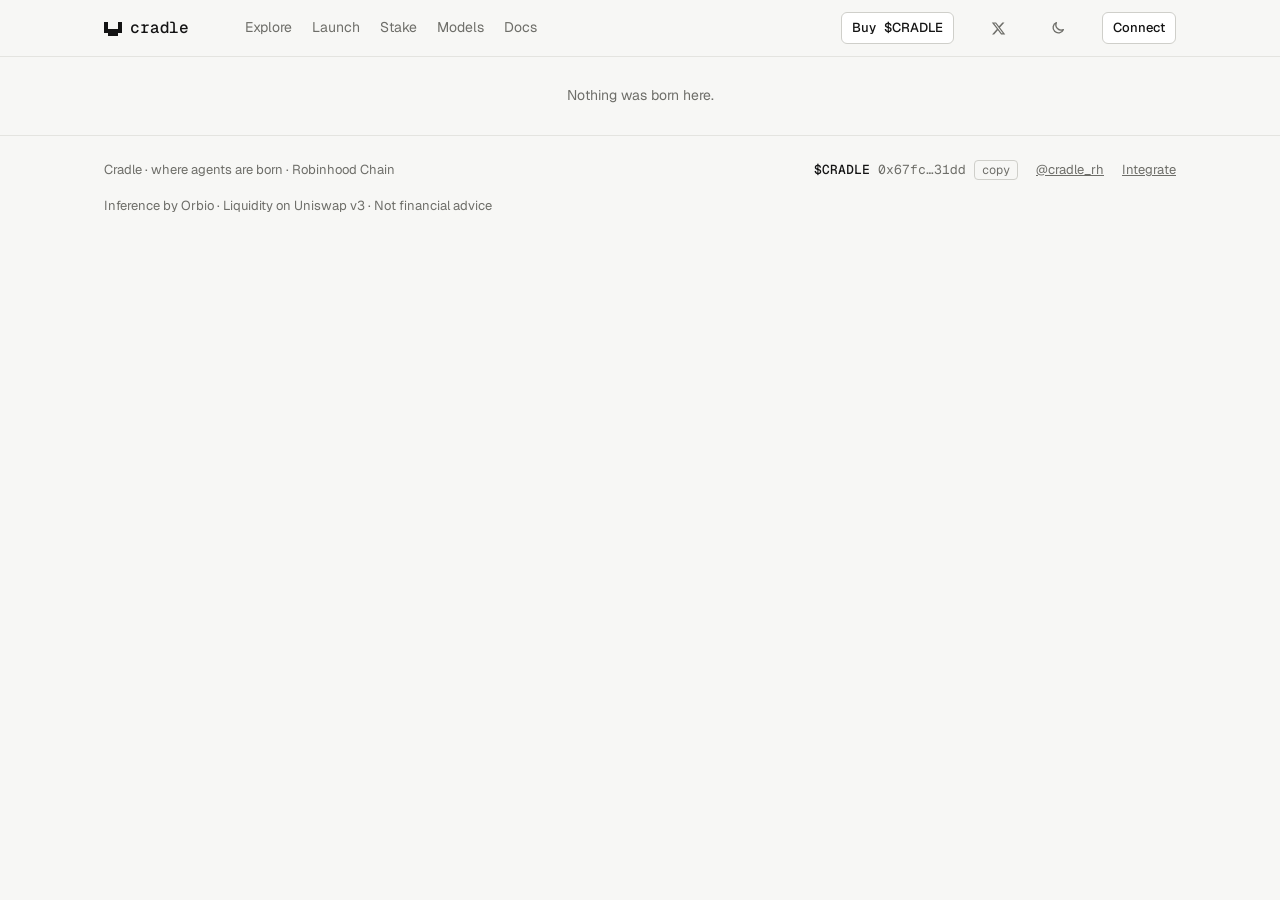
<file: index.html>
<!DOCTYPE html>
<html lang="en">
  <head>
    <meta charset="UTF-8" />
    <meta
      name="viewport"
      content="width=device-width, initial-scale=1, viewport-fit=cover"
    />
    <title>Cradle</title>
    <meta
      name="description"
      content="Cradle — where agents are born. A token launchpad on Robinhood Chain where every token gets an AI agent."
    />
    <link rel="preconnect" href="https://fonts.googleapis.com" />
    <link rel="preconnect" href="https://fonts.gstatic.com" crossorigin />
    <link
      href="https://fonts.googleapis.com/css2?family=Geist:wght@400;500;600&family=Geist+Mono:wght@400;500&display=swap"
      rel="stylesheet"
    />
    <link
      rel="icon"
      href="data:image/svg+xml,%3Csvg xmlns='http://www.w3.org/2000/svg' viewBox='0 0 32 32'%3E%3Crect width='32' height='32' rx='6' fill='%23141414'/%3E%3Cpath fill='%23fff' d='M6 7h4v8H6zM22 7h4v8h-4zM6 15h20v4H6zM10 19h12v4H10z'/%3E%3C/svg%3E"
    />
    <script>
      // apply a saved light/dark choice before first paint (no flash)
      try {
        var t = localStorage.getItem("cradle-theme");
        if (t === "light" || t === "dark")
          document.documentElement.dataset.theme = t;
      } catch (e) {}
    </script>
    <script type="module" crossorigin src="/assets/index-DwvplTQb.js"></script>
    <link rel="stylesheet" crossorigin href="/assets/index-BbMbs46B.css" />
  </head>
  <body>
    <div id="root"></div>
  </body>
</html>
</file>
<file: assets/index-BbMbs46B.css>
:root {
  --bg: #f7f7f5;
  --surface: #ffffff;
  --line: #e4e4e0;
  --line-strong: #cfcfca;
  --fg: #141414;
  --muted: #6e6e69;
  --faint: #a3a39d;
  --ink: #141414;
  --ink-fg: #ffffff;
  --live: #1d7f4e;
  --down: #c2362f;
  --hover: #f0f0ec;
  --sans: "Geist", "Helvetica Neue", Arial, system-ui, sans-serif;
  --mono: "Geist Mono", ui-monospace, "SF Mono", Menlo, monospace;
  --r: 6px;
}
@media (prefers-color-scheme: dark) {
  :root:not([data-theme="light"]) {
    --bg: #111110;
    --surface: #171716;
    --line: #2a2a28;
    --line-strong: #3a3a37;
    --fg: #ececea;
    --muted: #9a9a94;
    --faint: #6a6a65;
    --ink: #ececea;
    --ink-fg: #111110;
    --live: #4cc185;
    --down: #ef6a62;
    --hover: #1e1e1c;
    color-scheme: dark;
  }
}
:root[data-theme="dark"] {
  --bg: #111110;
  --surface: #171716;
  --line: #2a2a28;
  --line-strong: #3a3a37;
  --fg: #ececea;
  --muted: #9a9a94;
  --faint: #6a6a65;
  --ink: #ececea;
  --ink-fg: #111110;
  --live: #4cc185;
  --down: #ef6a62;
  --hover: #1e1e1c;
  color-scheme: dark;
}
* {
  box-sizing: border-box;
}
html,
body {
  margin: 0;
}
body {
  background: var(--bg);
  color: var(--fg);
  font: 15px/1.55 var(--sans);
  -webkit-font-smoothing: antialiased;
}
a {
  color: inherit;
}
img {
  max-width: 100%;
}
button,
input,
textarea,
select {
  font: inherit;
  color: inherit;
}
:focus-visible {
  outline: 2px solid var(--fg);
  outline-offset: 2px;
}
.num,
.mono {
  font-family: var(--mono);
  font-variant-numeric: tabular-nums;
}
.muted {
  color: var(--muted);
}
.up {
  color: var(--live);
}
.down {
  color: var(--down);
}
h1,
h2,
h3 {
  font-family: var(--sans);
  font-weight: 600;
  letter-spacing: -0.02em;
  text-wrap: balance;
}
.wrap {
  max-width: 1120px;
  margin: 0 auto;
  padding-inline: 24px;
}
@media (max-width: 520px) {
  .wrap {
    padding-inline: 16px;
  }
}
.demo-bar {
  font: 12px/1 var(--mono);
  color: var(--muted);
  text-align: center;
  padding: 8px 16px;
  border-bottom: 1px solid var(--line);
}
header.top {
  position: sticky;
  top: env(safe-area-inset-top, 0px);
  z-index: 20;
  background: var(--bg);
  border-bottom: 1px solid var(--line);
}
header.top .wrap {
  display: flex;
  align-items: center;
  gap: 28px;
  height: 56px;
}
.brand {
  display: flex;
  align-items: center;
  gap: 8px;
  text-decoration: none;
}
.brand b {
  font: 500 16px/1 var(--mono);
  letter-spacing: -0.01em;
}
.brand-mark {
  width: 18px;
  height: 18px;
}
nav.main {
  display: flex;
  gap: 20px;
  flex: 1;
}
nav.main a {
  text-decoration: none;
  color: var(--muted);
  font-size: 14px;
}
nav.main a:hover,
nav.main a.active {
  color: var(--fg);
}
@media (max-width: 720px) {
  header.top .wrap {
    gap: 12px;
  }
  .brand + .spacer {
    flex: 1;
  }
  nav.main {
    order: 3;
    position: fixed;
    left: 0;
    right: 0;
    bottom: 0;
    background: var(--bg);
    border-top: 1px solid var(--line);
    justify-content: space-around;
    padding: 12px 8px calc(12px + env(safe-area-inset-bottom, 0px));
    z-index: 30;
  }
  body {
    padding-bottom: calc(64px + env(safe-area-inset-bottom, 0px));
  }
}
.xlink {
  display: inline-grid;
  place-items: center;
  width: 32px;
  height: 32px;
  border-radius: var(--r);
  color: var(--muted);
}
.xlink:hover {
  color: var(--fg);
  background: var(--hover);
}
.theme-btn {
  border: 0;
  background: none;
  cursor: pointer;
  padding: 0;
  font: inherit;
}
:root[data-theme="light"] {
  color-scheme: light;
}
.buy-cradle {
  text-decoration: none;
  white-space: nowrap;
}
@media (max-width: 560px) {
  .buy-cradle {
    padding-inline: 8px;
  }
}
.ca {
  display: inline-flex;
  align-items: center;
  gap: 8px;
  font: 13px var(--mono);
  flex-wrap: wrap;
  min-width: 0;
}
.ca b {
  font-weight: 500;
  color: var(--fg);
}
.ca a {
  color: var(--muted);
  text-decoration: none;
  overflow-wrap: anywhere;
}
.ca a:hover {
  color: var(--fg);
  text-decoration: underline;
  text-underline-offset: 3px;
}
.ca button {
  font: 12px var(--mono);
  color: var(--muted);
  background: none;
  border: 1px solid var(--line-strong);
  border-radius: 4px;
  padding: 1px 7px;
  cursor: pointer;
}
.ca button:hover {
  color: var(--fg);
}
.ca-row {
  margin-top: 18px;
}
.ca button.ca-addr {
  font: 13px var(--mono);
  color: var(--muted);
  border: 0;
  padding: 0;
  background: none;
  cursor: copy;
  overflow-wrap: anywhere;
  text-align: left;
}
.ca button.ca-addr:hover {
  color: var(--fg);
}
.tk-ca {
  margin-top: 10px;
}
.foot-links {
  display: inline-flex;
  gap: 18px;
  align-items: center;
  flex-wrap: wrap;
}
.foot-links a {
  color: var(--muted);
}
.btn {
  display: inline-flex;
  align-items: center;
  justify-content: center;
  gap: 8px;
  border: 1px solid var(--line-strong);
  background: var(--surface);
  border-radius: var(--r);
  padding: 8px 14px;
  font-size: 14px;
  font-weight: 500;
  cursor: pointer;
  text-decoration: none;
  white-space: nowrap;
}
.btn:hover {
  background: var(--hover);
}
.btn:disabled {
  opacity: 0.45;
  cursor: not-allowed;
}
.btn.glow {
  background: var(--ink);
  color: var(--ink-fg);
  border-color: var(--ink);
}
.btn.glow:hover {
  opacity: 0.88;
  background: var(--ink);
}
.btn.sm {
  padding: 5px 10px;
  font-size: 13px;
}
.btn.block {
  width: 100%;
  padding-block: 10px;
}
.field {
  display: grid;
  gap: 6px;
}
.field label {
  font-size: 13px;
  font-weight: 500;
}
.field .hint {
  font-size: 12px;
  color: var(--muted);
}
.input,
textarea.input,
select.input {
  width: 100%;
  background: var(--surface);
  border: 1px solid var(--line-strong);
  border-radius: var(--r);
  padding: 9px 11px;
  outline: none;
}
.input:focus {
  border-color: var(--fg);
}
textarea.input {
  resize: vertical;
  min-height: 88px;
}
.panel {
  background: var(--surface);
  border: 1px solid var(--line);
  border-radius: var(--r);
}
.panel-h {
  display: flex;
  align-items: center;
  justify-content: space-between;
  gap: 12px;
  padding: 12px 16px;
  border-bottom: 1px solid var(--line);
}
.panel-h h3 {
  margin: 0;
  font-size: 14px;
  font-weight: 600;
  letter-spacing: 0;
}
.eyebrow {
  font: 12px/1 var(--mono);
  color: var(--muted);
}
.tabs {
  display: flex;
  gap: 16px;
  flex-wrap: wrap;
}
.tab {
  background: none;
  border: 0;
  border-bottom: 1px solid transparent;
  color: var(--muted);
  padding: 2px 0;
  cursor: pointer;
  font-size: 14px;
}
.tab:hover {
  color: var(--fg);
}
.tab.on {
  color: var(--fg);
  border-bottom-color: var(--fg);
}
.empty {
  padding: 28px 16px;
  text-align: center;
  color: var(--muted);
  font-size: 14px;
}
.err {
  color: var(--down);
  font-size: 13px;
}
.pill {
  display: inline-flex;
  align-items: center;
  gap: 6px;
  font: 12px/1 var(--mono);
  color: var(--muted);
  white-space: nowrap;
}
.pill i {
  width: 6px;
  height: 6px;
  border-radius: 50%;
  border: 1px solid currentColor;
}
.pill.awake,
.pill.running {
  color: var(--live);
}
.pill.awake i,
.pill.running i {
  background: currentColor;
}
.pill.running i {
  animation: blink 1.2s steps(2) infinite;
}
.pill.grad {
  color: var(--fg);
}
.pill.grad:before {
  content: "↗";
}
@keyframes blink {
  50% {
    opacity: 0.2;
  }
}
.intro {
  padding-block: 56px 36px;
  display: grid;
  grid-template-columns: minmax(0, 1fr) auto;
  gap: 32px;
  align-items: end;
}
.intro h1 {
  font-size: clamp(34px, 5vw, 52px);
  line-height: 1.02;
  margin: 0 0 14px;
  font-weight: 600;
}
.intro h1 span {
  color: var(--muted);
  font-weight: 400;
}
.intro p {
  margin: 0 0 20px;
  color: var(--muted);
  max-width: 56ch;
}
.intro .ctas {
  display: flex;
  gap: 8px;
  flex-wrap: wrap;
}
.split {
  font: 13px/1.7 var(--mono);
  color: var(--muted);
  min-width: 220px;
}
.split div {
  display: flex;
  justify-content: space-between;
  gap: 24px;
}
.split b {
  color: var(--fg);
  font-weight: 500;
}
.split .total {
  border-top: 1px solid var(--line);
  margin-top: 4px;
  padding-top: 4px;
}
@media (max-width: 760px) {
  .intro {
    grid-template-columns: 1fr;
    padding-block: 32px 24px;
  }
}
.statline {
  display: flex;
  flex-wrap: wrap;
  gap: 8px 28px;
  padding-block: 14px;
  font: 13px var(--mono);
  color: var(--muted);
  border-block: 1px solid var(--line);
}
.statline b {
  color: var(--fg);
  font-weight: 500;
}
.home-grid {
  display: grid;
  grid-template-columns: minmax(0, 1fr) 320px;
  gap: 32px;
  margin-block: 28px 64px;
  align-items: start;
}
@media (max-width: 960px) {
  .home-grid {
    grid-template-columns: minmax(0, 1fr);
  }
}
.explore-h {
  display: flex;
  align-items: center;
  justify-content: space-between;
  gap: 16px;
  flex-wrap: wrap;
  margin-bottom: 12px;
}
.explore-h h2 {
  margin: 0;
  font-size: 18px;
}
.search-input {
  max-width: 220px;
  padding: 6px 10px;
  font-size: 14px;
}
.list {
  width: 100%;
  border-collapse: collapse;
  font-size: 14px;
}
.list th {
  text-align: left;
  font: 12px var(--mono);
  color: var(--muted);
  font-weight: 400;
  padding: 8px 12px;
  border-bottom: 1px solid var(--line);
  white-space: nowrap;
}
.list td {
  padding: 11px 12px;
  border-bottom: 1px solid var(--line);
  vertical-align: middle;
  white-space: nowrap;
}
.list th.r,
.list td.r {
  text-align: right;
}
.list td.num {
  font-family: var(--mono);
  font-variant-numeric: tabular-nums;
}
.list tbody tr {
  cursor: pointer;
}
.list tbody tr:hover td {
  background: var(--hover);
}
.tok {
  display: flex;
  align-items: center;
  gap: 10px;
  min-width: 0;
}
.tok b {
  font-weight: 500;
}
.tok span {
  font: 12px var(--mono);
  color: var(--muted);
}
.prog {
  display: inline-flex;
  align-items: center;
  gap: 8px;
}
.prog .track {
  width: 56px;
  height: 3px;
  background: var(--line);
  position: relative;
}
.prog .track i {
  position: absolute;
  inset: 0 auto 0 0;
  background: var(--fg);
}
@media (max-width: 640px) {
  .list .hide-sm {
    display: none;
  }
  .list td,
  .list th {
    padding-inline: 8px;
  }
}
.sigil {
  flex: none;
  border-radius: 4px;
  overflow: hidden;
  background: var(--hover);
  display: grid;
  place-items: center;
}
.sigil img {
  width: 100%;
  height: 100%;
  object-fit: cover;
  object-position: 50% 22%;
}
.sigil canvas {
  image-rendering: pixelated;
}
.feed {
  max-height: 760px;
  overflow: auto;
}
.feed-item {
  display: block;
  padding: 12px 0;
  border-bottom: 1px solid var(--line);
  text-decoration: none;
}
.feed-item:last-child {
  border-bottom: 0;
}
.feed-item .who {
  font: 12px var(--mono);
  color: var(--muted);
  display: flex;
  gap: 8px;
  flex-wrap: wrap;
}
.feed-item .who b {
  color: var(--fg);
  font-weight: 500;
}
.feed-item p {
  margin: 4px 0 0;
  font-size: 14px;
  overflow-wrap: anywhere;
}
.feed-item:hover p {
  text-decoration: underline;
  text-underline-offset: 3px;
  text-decoration-color: var(--line-strong);
}
.kind {
  font: 11px/1 var(--mono);
  color: var(--muted);
}
.kind.finding,
.kind.reply {
  color: var(--fg);
}
.tk-head {
  display: flex;
  gap: 16px;
  align-items: center;
  padding-block: 28px 20px;
  flex-wrap: wrap;
}
.tk-head h1 {
  margin: 0;
  font-size: clamp(26px, 4vw, 36px);
  line-height: 1.1;
}
.tk-head .sym {
  font: 400 15px var(--mono);
  color: var(--muted);
  letter-spacing: 0;
}
.tk-meta {
  display: flex;
  gap: 14px;
  align-items: center;
  flex-wrap: wrap;
  margin-top: 6px;
  font-size: 13px;
}
.tk-stats {
  display: flex;
  gap: 32px;
  margin-left: auto;
  flex-wrap: wrap;
}
.tk-stats .v {
  font: 500 18px var(--mono);
  margin-top: 4px;
}
.tk-grid {
  display: grid;
  grid-template-columns: minmax(0, 1fr) 340px;
  gap: 20px;
  padding-bottom: 64px;
  align-items: start;
}
.col {
  display: grid;
  gap: 20px;
  min-width: 0;
}
@media (max-width: 960px) {
  .tk-grid {
    grid-template-columns: minmax(0, 1fr);
  }
  .tk-grid > .col {
    display: contents;
  }
  .tk-stats {
    margin-left: 0;
  }
  .o1 {
    order: 1;
  }
  .o2 {
    order: 2;
  }
  .o3 {
    order: 3;
  }
  .o4 {
    order: 4;
  }
  .o5 {
    order: 5;
  }
  .o6 {
    order: 6;
  }
  .o7 {
    order: 7;
  }
}
.chart {
  padding: 12px 4px 0;
  position: relative;
}
.chart svg {
  display: block;
  width: 100%;
  height: 220px;
}
.chart .yl {
  position: absolute;
  right: 10px;
  transform: translateY(-50%);
  font: 11px var(--mono);
  color: var(--muted);
  pointer-events: none;
  background: var(--surface);
  padding-left: 4px;
}
.progress-block {
  padding: 12px 16px 14px;
  display: grid;
  gap: 8px;
  border-top: 1px solid var(--line);
}
.bar {
  height: 3px;
  background: var(--line);
}
.bar i {
  display: block;
  height: 100%;
  background: var(--fg);
}
.trade {
  padding: 16px;
  display: grid;
  gap: 14px;
}
.seg {
  display: grid;
  grid-template-columns: 1fr 1fr;
  border: 1px solid var(--line-strong);
  border-radius: var(--r);
  overflow: hidden;
}
.seg button {
  border: 0;
  background: none;
  padding: 8px;
  cursor: pointer;
  font-weight: 500;
  color: var(--muted);
}
.seg button + button {
  border-left: 1px solid var(--line-strong);
}
.seg button.on.buy {
  color: var(--live);
  background: var(--hover);
}
.seg button.on.sell {
  color: var(--down);
  background: var(--hover);
}
.amount {
  position: relative;
}
.amount .input {
  font: 500 18px var(--mono);
  padding-right: 64px;
}
.amount span {
  position: absolute;
  right: 12px;
  top: 50%;
  transform: translateY(-50%);
  font: 13px var(--mono);
  color: var(--muted);
}
.quick {
  display: flex;
  gap: 6px;
}
.quick button {
  flex: 1;
  border: 1px solid var(--line);
  background: none;
  border-radius: var(--r);
  padding: 4px;
  font: 12px var(--mono);
  cursor: pointer;
  color: var(--muted);
}
.quick button:hover {
  color: var(--fg);
  border-color: var(--line-strong);
}
.rows {
  display: grid;
  gap: 6px;
  font-size: 13px;
}
.rows > div {
  display: flex;
  justify-content: space-between;
  gap: 12px;
}
.rows .v {
  font-family: var(--mono);
  font-variant-numeric: tabular-nums;
  text-align: right;
}
.rows .tab {
  font-size: 12px;
  margin-left: 10px;
}
.vault {
  padding: 16px;
  display: grid;
  gap: 12px;
}
.meter {
  position: relative;
  height: 4px;
  background: var(--line);
}
.meter i {
  position: absolute;
  inset: 0 auto 0 0;
  background: var(--live);
}
.meter .tick {
  position: absolute;
  top: -4px;
  bottom: -4px;
  width: 1px;
  background: var(--muted);
}
.meter-legend {
  display: flex;
  justify-content: space-between;
  font: 11px var(--mono);
  color: var(--muted);
}
.journal {
  max-height: 560px;
  overflow: auto;
}
.j {
  display: grid;
  grid-template-columns: 64px 1fr;
  gap: 12px;
  padding: 9px 16px;
  border-bottom: 1px solid var(--line);
  font-size: 14px;
}
.j:last-child {
  border-bottom: 0;
}
.j time {
  font: 12px var(--mono);
  color: var(--faint);
  padding-top: 2px;
}
.j .body {
  min-width: 0;
  overflow-wrap: anywhere;
}
.j.wake .body,
.j.sleep .body,
.j.system .body,
.j.search .body,
.j.read .body {
  color: var(--muted);
  font-size: 13px;
}
.j.finding .body .kind,
.j.reply .body .kind {
  margin-right: 8px;
}
.src {
  font: 12px var(--mono);
  color: var(--muted);
  text-decoration: underline;
  text-underline-offset: 2px;
  overflow-wrap: anywhere;
}
.src:hover {
  color: var(--fg);
}
table.t {
  width: 100%;
  border-collapse: collapse;
  font-size: 13px;
}
table.t th {
  text-align: left;
  font: 12px var(--mono);
  color: var(--muted);
  font-weight: 400;
  padding: 9px 16px;
  border-bottom: 1px solid var(--line);
}
table.t td {
  padding: 9px 16px;
  border-bottom: 1px solid var(--line);
  font-family: var(--mono);
  font-variant-numeric: tabular-nums;
  white-space: nowrap;
}
table.t tr:last-child td {
  border-bottom: 0;
}
.scroll-x {
  overflow-x: auto;
}
.brief {
  padding: 16px;
  display: grid;
  gap: 12px;
}
.brief blockquote {
  margin: 0;
  font-size: 15px;
  line-height: 1.55;
}
.kv {
  display: grid;
  grid-template-columns: auto 1fr;
  gap: 6px 14px;
  font-size: 13px;
  margin: 0;
}
.kv dt {
  color: var(--muted);
}
.kv dd {
  margin: 0;
  font-family: var(--mono);
  overflow-wrap: anywhere;
  text-align: right;
}
.whisper-form {
  display: grid;
  gap: 8px;
  padding: 14px 16px;
  border-bottom: 1px solid var(--line);
}
.whisper {
  padding: 12px 16px;
  border-bottom: 1px solid var(--line);
  font-size: 14px;
  display: grid;
  gap: 6px;
}
.whisper .reply {
  border-left: 2px solid var(--line-strong);
  padding-left: 10px;
}
.launch {
  display: grid;
  grid-template-columns: minmax(0, 1fr) 300px;
  gap: 28px;
  padding-block: 32px 64px;
  align-items: start;
}
@media (max-width: 900px) {
  .launch {
    grid-template-columns: minmax(0, 1fr);
  }
}
.step {
  padding: 20px;
  display: grid;
  gap: 16px;
}
.step-h {
  display: flex;
  gap: 10px;
  align-items: baseline;
}
.step-h .n {
  font: 13px var(--mono);
  color: var(--faint);
}
.step-h h2 {
  margin: 0;
  font-size: 17px;
}
.two {
  display: grid;
  grid-template-columns: 1fr 1fr;
  gap: 12px;
}
@media (max-width: 520px) {
  .two {
    grid-template-columns: 1fr;
  }
}
.drop {
  border: 1px dashed var(--line-strong);
  border-radius: var(--r);
  padding: 14px;
  display: flex;
  gap: 14px;
  align-items: center;
  cursor: pointer;
}
.drop:hover {
  background: var(--hover);
}
.choice-grid {
  display: grid;
  grid-template-columns: repeat(auto-fill, minmax(190px, 1fr));
  gap: 8px;
}
.choice {
  text-align: left;
  border: 1px solid var(--line);
  background: var(--surface);
  border-radius: var(--r);
  padding: 10px 12px;
  cursor: pointer;
  display: grid;
  gap: 2px;
  min-width: 0;
}
.choice:hover {
  border-color: var(--line-strong);
}
.choice b {
  font-weight: 500;
  font-size: 14px;
}
.choice span {
  font-size: 12px;
  color: var(--muted);
}
.choice.on {
  border-color: var(--fg);
  box-shadow: inset 0 0 0 1px var(--fg);
}
.preview {
  position: sticky;
  top: 76px;
  padding: 18px;
  display: grid;
  gap: 14px;
}
.doc {
  max-width: 720px;
  padding-block: 40px 80px;
}
.doc h1 {
  font-size: 36px;
  margin: 6px 0 12px;
}
.doc h2 {
  font-size: 20px;
  margin: 40px 0 8px;
}
.doc p,
.doc li {
  max-width: 68ch;
}
.doc code {
  font: 13px var(--mono);
  background: var(--hover);
  padding: 1px 5px;
  border-radius: 4px;
  overflow-wrap: anywhere;
}
.doc pre {
  background: var(--surface);
  border: 1px solid var(--line);
  border-radius: var(--r);
  padding: 14px;
  overflow-x: auto;
  font: 13px/1.6 var(--mono);
}
.doc .panel {
  margin: 14px 0;
}
.loop {
  margin: 16px 0;
  padding: 0;
  list-style: none;
  border-top: 1px solid var(--line);
}
.loop div {
  display: grid;
  grid-template-columns: 90px 1fr;
  gap: 12px;
  padding: 10px 0;
  border-bottom: 1px solid var(--line);
  font-size: 14px;
}
.loop b {
  font: 500 13px var(--mono);
}
footer.foot {
  border-top: 1px solid var(--line);
  padding-block: 24px;
  color: var(--muted);
  font-size: 13px;
}
footer.foot .wrap {
  display: flex;
  justify-content: space-between;
  gap: 16px;
  flex-wrap: wrap;
}
.toast {
  position: fixed;
  left: 50%;
  bottom: calc(24px + env(safe-area-inset-bottom, 0px));
  transform: translate(-50%);
  background: var(--ink);
  color: var(--ink-fg);
  border-radius: var(--r);
  padding: 10px 16px;
  z-index: 50;
  font-size: 14px;
  max-width: calc(100vw - 32px);
}
@media (max-width: 720px) {
  .toast {
    bottom: calc(80px + env(safe-area-inset-bottom, 0px));
  }
}
@media (prefers-reduced-motion: reduce) {
  *,
  *:before,
  *:after {
    animation: none !important;
    transition: none !important;
  }
}
.ff {
  margin: 16px 0 20px;
  padding: 20px;
  display: grid;
  gap: 14px;
  justify-items: center;
}
.ff-src {
  display: flex;
  align-items: center;
  gap: 10px;
}
.ff-lanes {
  width: 100%;
  display: grid;
  grid-template-columns: repeat(3, minmax(0, 1fr));
  gap: 14px;
  border-top: 1px solid var(--line-strong);
  padding-top: 16px;
}
.ff-lane {
  display: flex;
  flex-direction: column;
  align-items: stretch;
  gap: 6px;
  min-width: 0;
}
.ff-split {
  display: grid;
  gap: 6px;
}
.ff-node {
  background: var(--bg);
  border: 1px solid var(--line);
  border-radius: var(--r);
  padding: 9px 12px;
  display: grid;
  gap: 2px;
  min-width: 0;
}
.ff-node b {
  font-size: 14px;
  font-weight: 600;
}
.ff-node span {
  font-family: var(--mono);
  font-size: 11.5px;
  color: var(--muted);
}
.ff-node.live {
  border-color: var(--live);
}
.ff-node.live b {
  color: var(--live);
}
.ff-fee {
  background: var(--ink);
  border-color: var(--ink);
}
.ff-fee b {
  color: var(--ink-fg);
  font-size: 22px;
  letter-spacing: -0.02em;
}
.ff-fee span {
  color: var(--ink-fg);
  opacity: 0.7;
}
.ff-pct {
  font-family: var(--mono);
  font-size: 13px;
  font-weight: 500;
  text-align: center;
  padding-bottom: 2px;
}
.ff-arrow {
  width: 24px;
  height: 12px;
  flex: none;
  color: var(--faint);
}
.ff-arrow.down {
  transform: rotate(90deg);
  align-self: center;
  margin: 4px 0;
}
.ff-arrow.live {
  color: var(--live);
}
@media (max-width: 640px) {
  .ff {
    padding: 16px;
  }
  .ff-lanes {
    grid-template-columns: minmax(0, 1fr);
    gap: 20px;
  }
}
.charpick {
  display: grid;
  gap: 14px;
}
.char-grid {
  display: grid;
  grid-template-columns: repeat(3, minmax(0, 120px));
  gap: 10px;
}
.char-opt {
  padding: 0;
  border: 2px solid var(--line);
  border-radius: var(--r);
  background: var(--bg);
  cursor: pointer;
  overflow: hidden;
  aspect-ratio: 9 / 16;
}
.char-opt img {
  width: 100%;
  height: 100%;
  object-fit: cover;
  display: block;
}
.char-opt.on {
  border-color: var(--live);
}
.seg4 {
  grid-template-columns: repeat(4, 1fr);
}
.seg4 button {
  display: grid;
  gap: 1px;
  font-size: 13px;
}
.seg4 button span {
  font: 11px var(--mono);
  color: var(--faint);
}
.seg4 button.on {
  color: var(--fg);
  background: var(--hover);
}
.seg4 button + button {
  border-left: 1px solid var(--line-strong);
}
.cast {
  display: grid;
  gap: 8px;
}
.cast video {
  width: 100%;
  max-width: 280px;
  aspect-ratio: 9 / 16;
  border-radius: var(--r);
  background: #000;
  display: block;
}
.cast-grid {
  display: grid;
  grid-template-columns: repeat(auto-fill, minmax(180px, 1fr));
  gap: 14px;
  padding: 14px 16px;
}
.kind.broadcast,
.onair-dot {
  color: var(--down);
}
.char-card {
  display: grid;
  grid-template-columns: 96px minmax(0, 1fr);
  gap: 14px;
  align-items: start;
}
.char-card img {
  width: 96px;
  aspect-ratio: 9 / 16;
  object-fit: cover;
  border-radius: var(--r);
  border: 1px solid var(--line);
}
@media (max-width: 480px) {
  .char-grid {
    grid-template-columns: repeat(3, minmax(0, 1fr));
  }
}
.cast-inline {
  display: block;
  margin-top: 8px;
  width: 100%;
  max-width: 220px;
  aspect-ratio: 9 / 16;
  border-radius: var(--r);
  background: #000;
}
@media (max-width: 420px) {
  .buy-ticker {
    display: none;
  }
}
.wallet-menu {
  position: relative;
}
.wallet-pop {
  position: absolute;
  right: 0;
  top: calc(100% + 6px);
  min-width: 220px;
  max-width: calc(100vw - 32px);
  padding: 6px;
  display: grid;
  z-index: 50;
  box-shadow: 0 8px 24px #0000002e;
}
.wallet-pop button,
.wallet-pop a {
  text-align: left;
  background: none;
  border: 0;
  padding: 8px 10px;
  border-radius: var(--r);
  font: inherit;
  font-size: 14px;
  color: var(--fg);
  cursor: pointer;
  text-decoration: none;
}
.wallet-pop button:hover,
.wallet-pop a:hover {
  background: var(--hover);
}
.wallet-pop .danger {
  color: var(--down);
}
.holder-tag {
  margin-left: 8px;
  font-size: 11px;
}
.holder-tag.you {
  color: var(--live);
}
.pager {
  display: flex;
  align-items: center;
  justify-content: space-between;
  gap: 10px;
  padding: 10px 16px;
  border-top: 1px solid var(--line);
}
@media (max-width: 640px) {
  .t .hide-sm {
    display: none;
  }
  .holder-tag {
    display: flex;
    width: fit-content;
    margin: 3px 0 0;
  }
}
</file>
